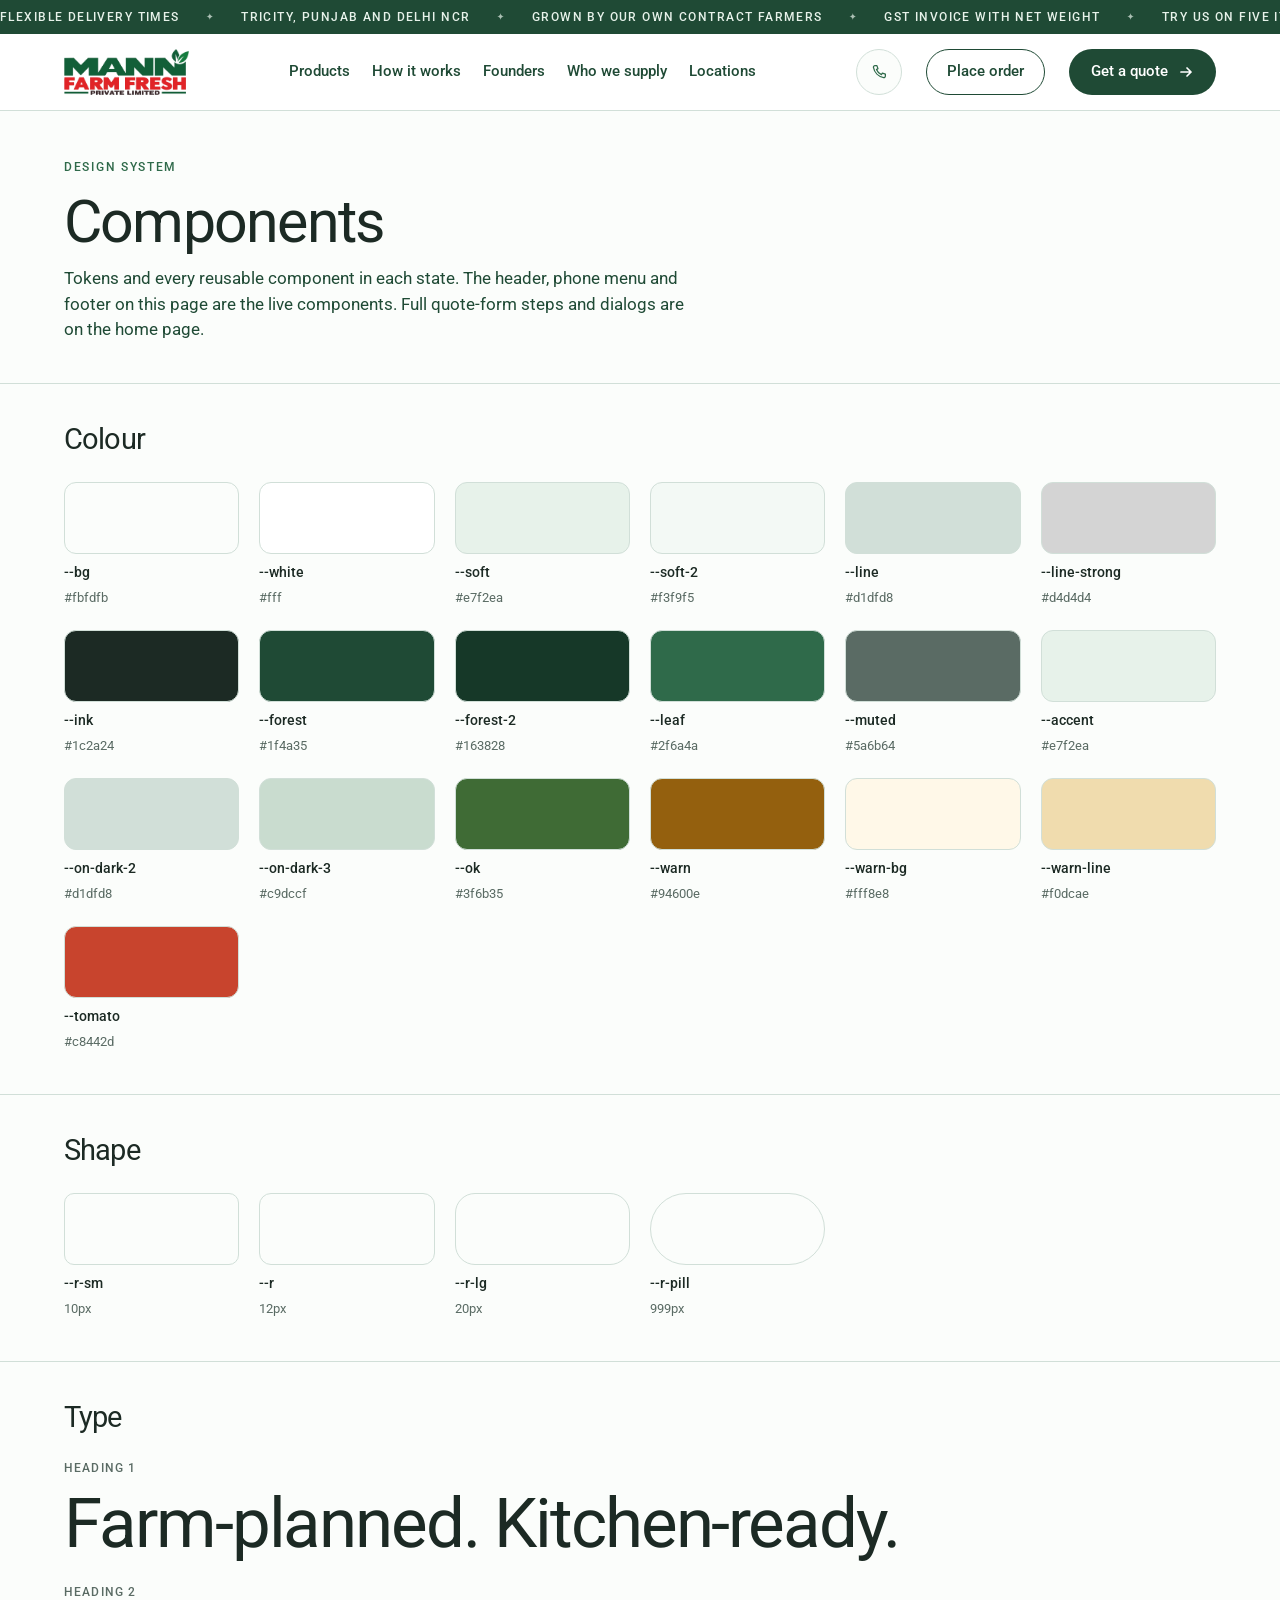
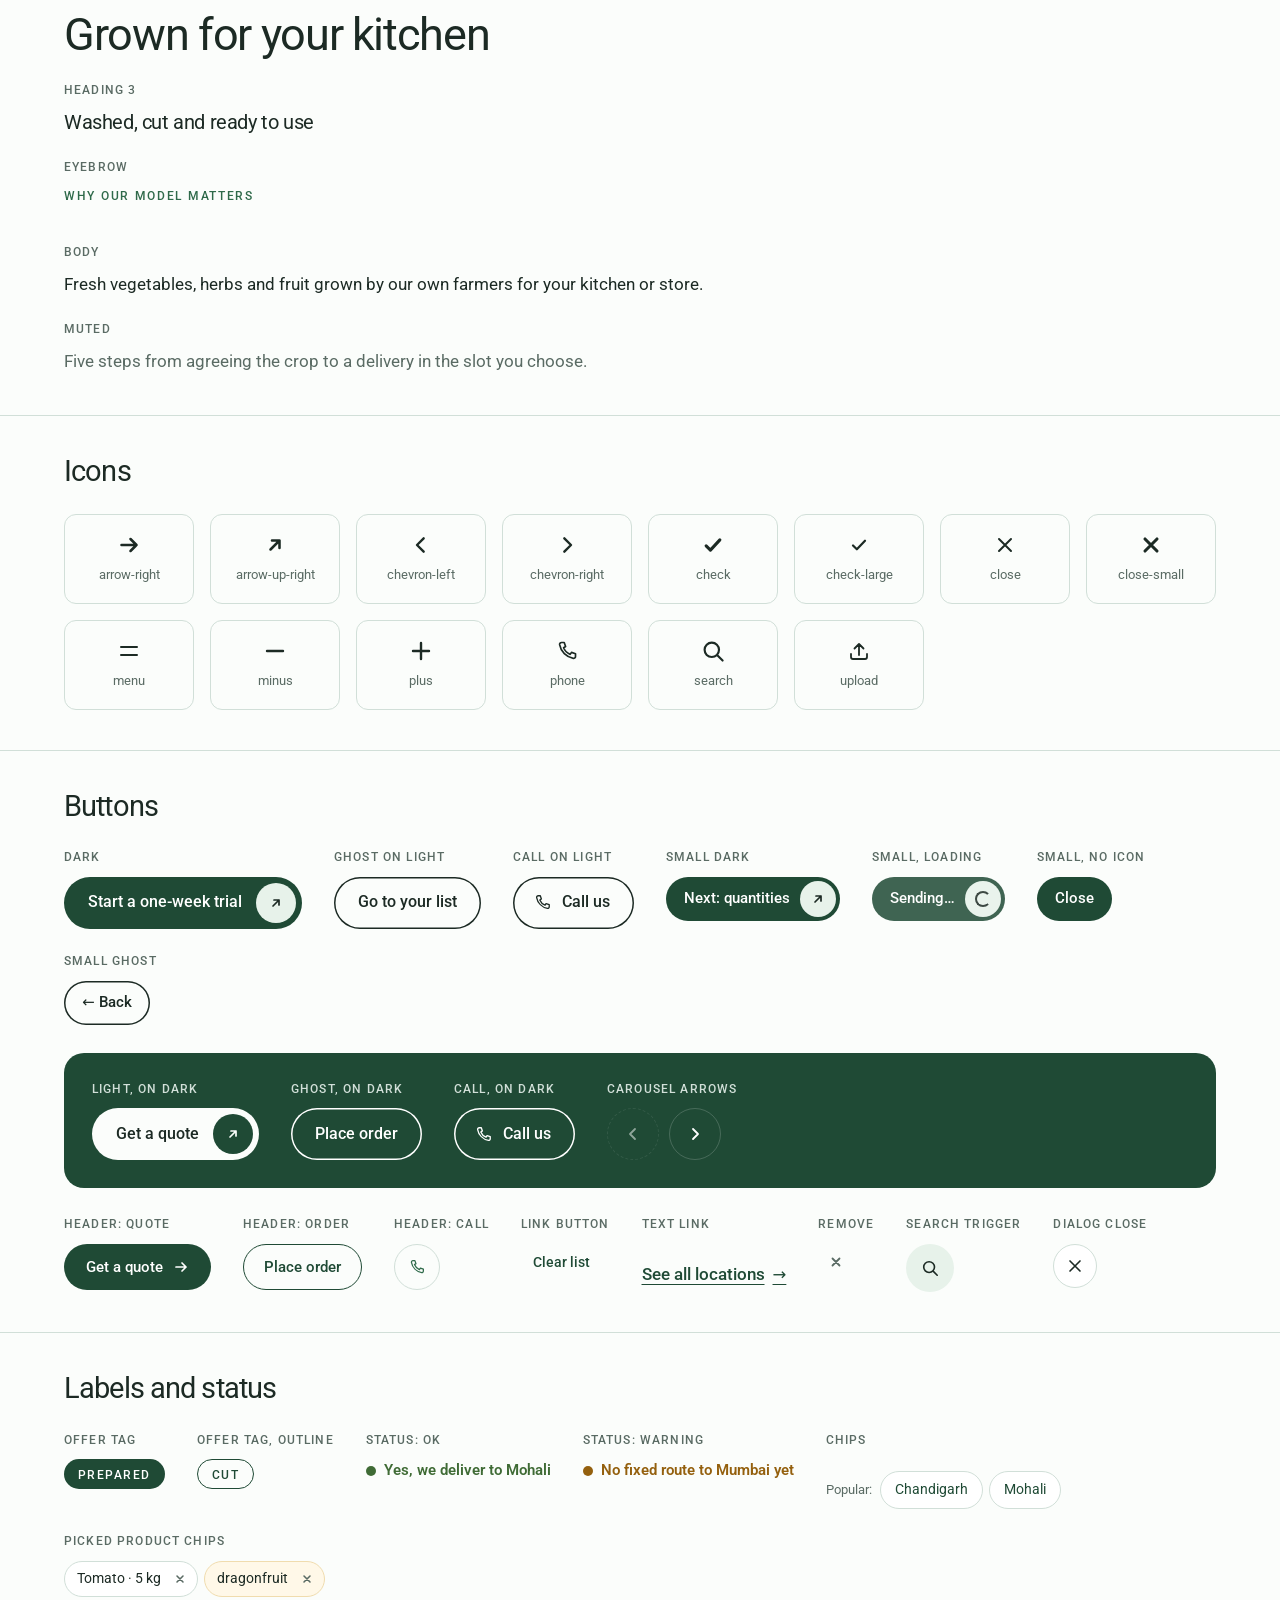
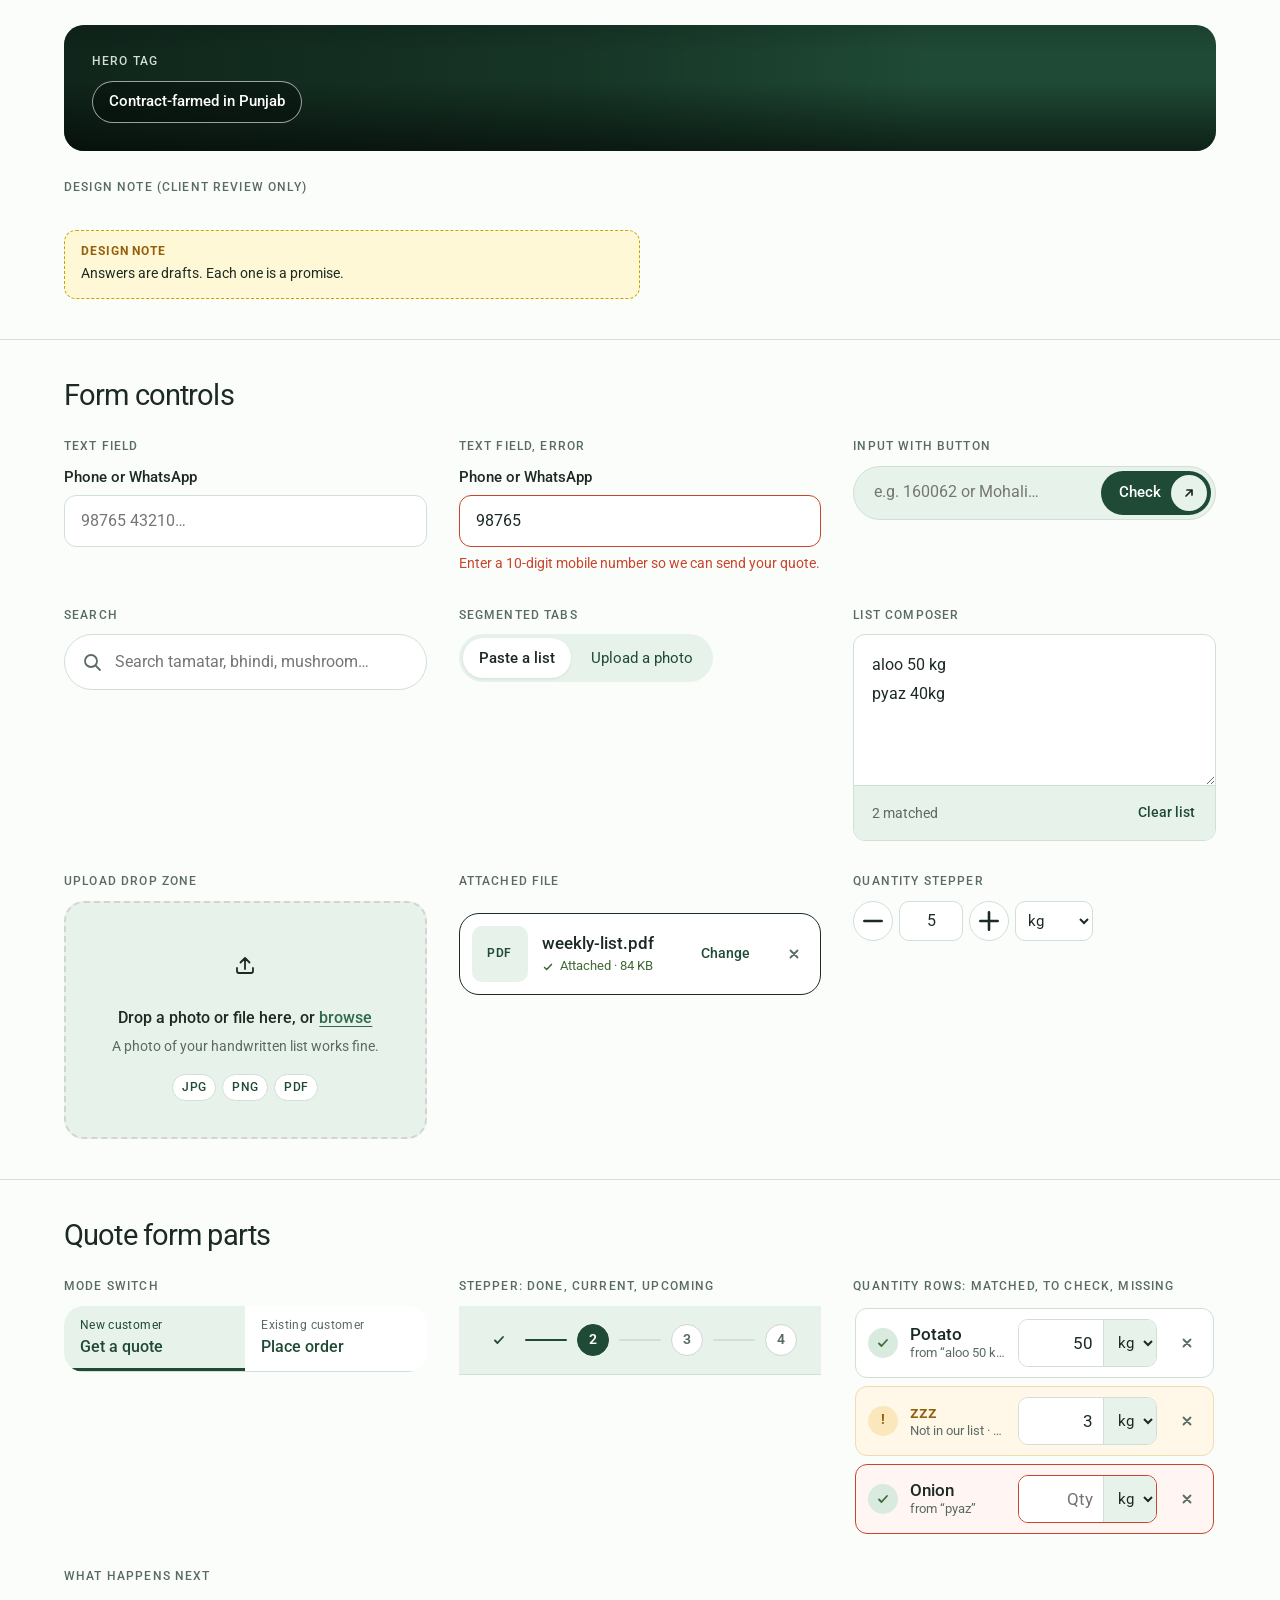
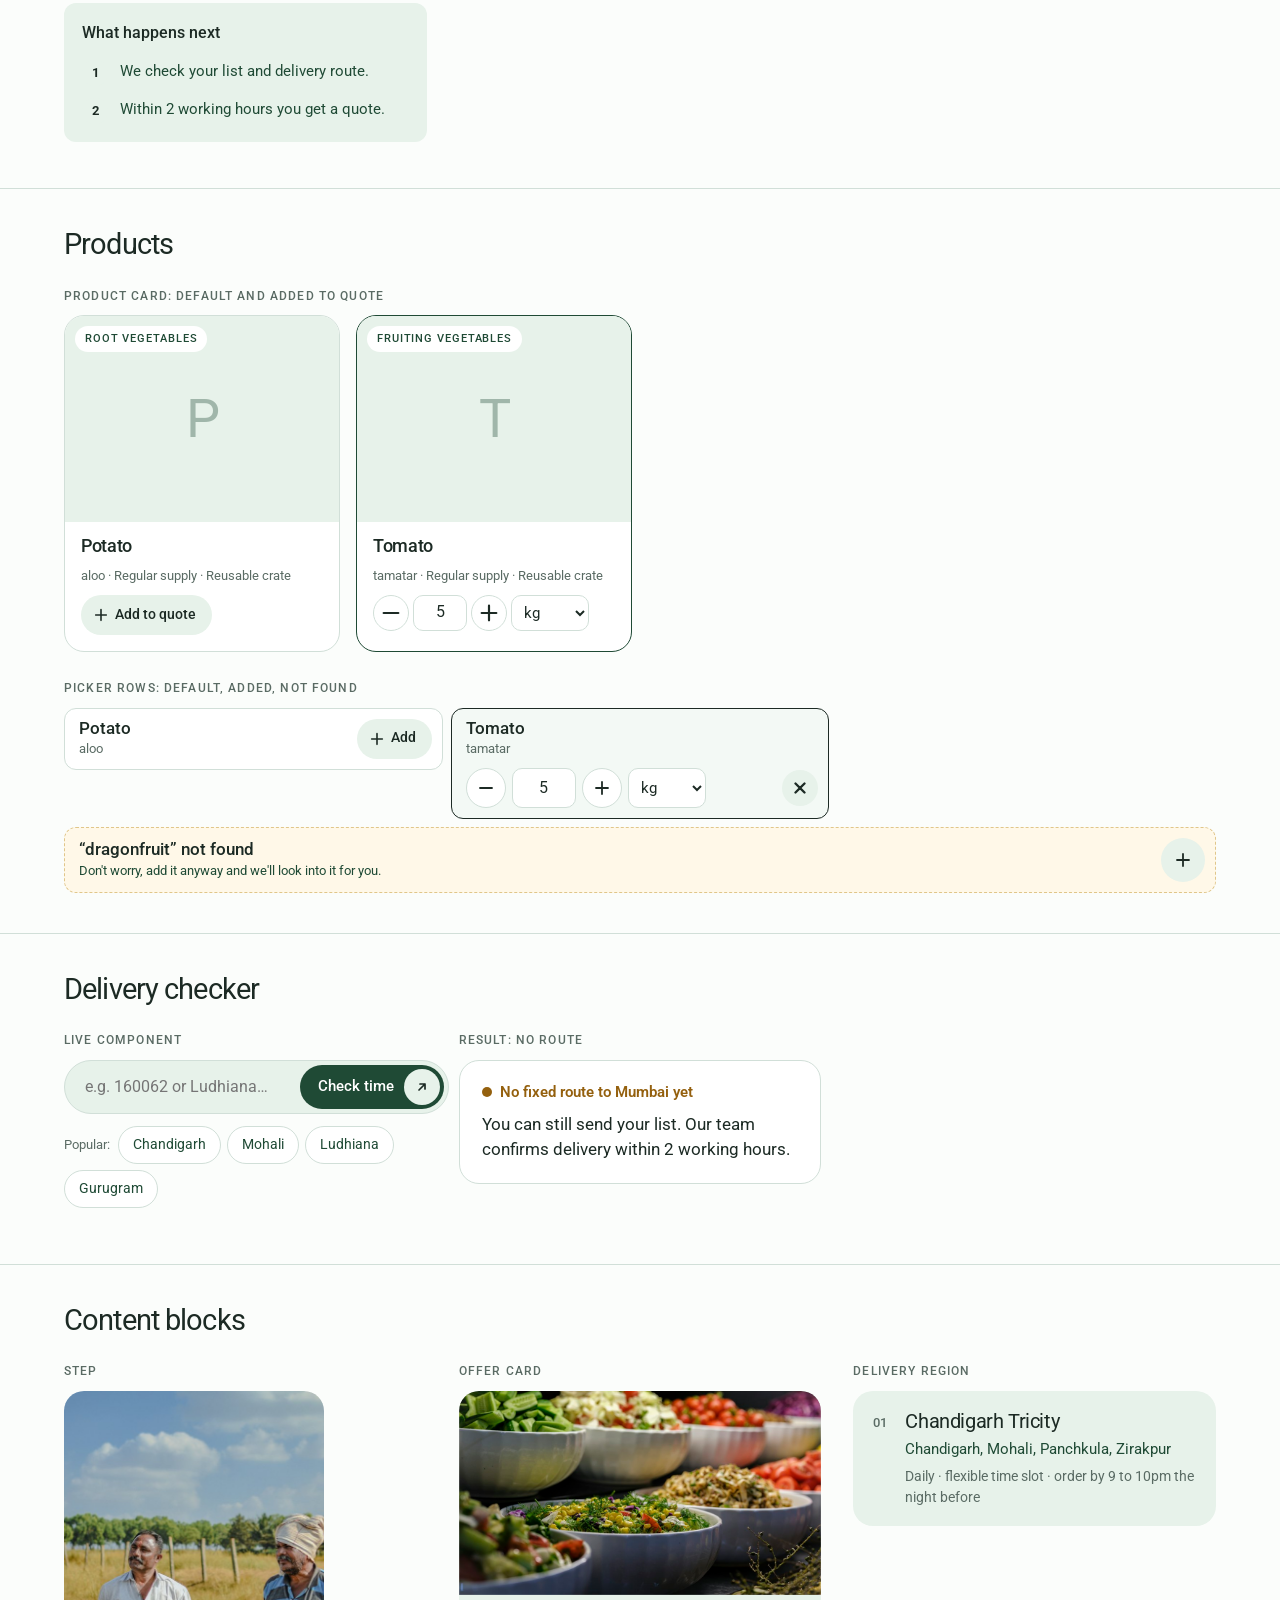
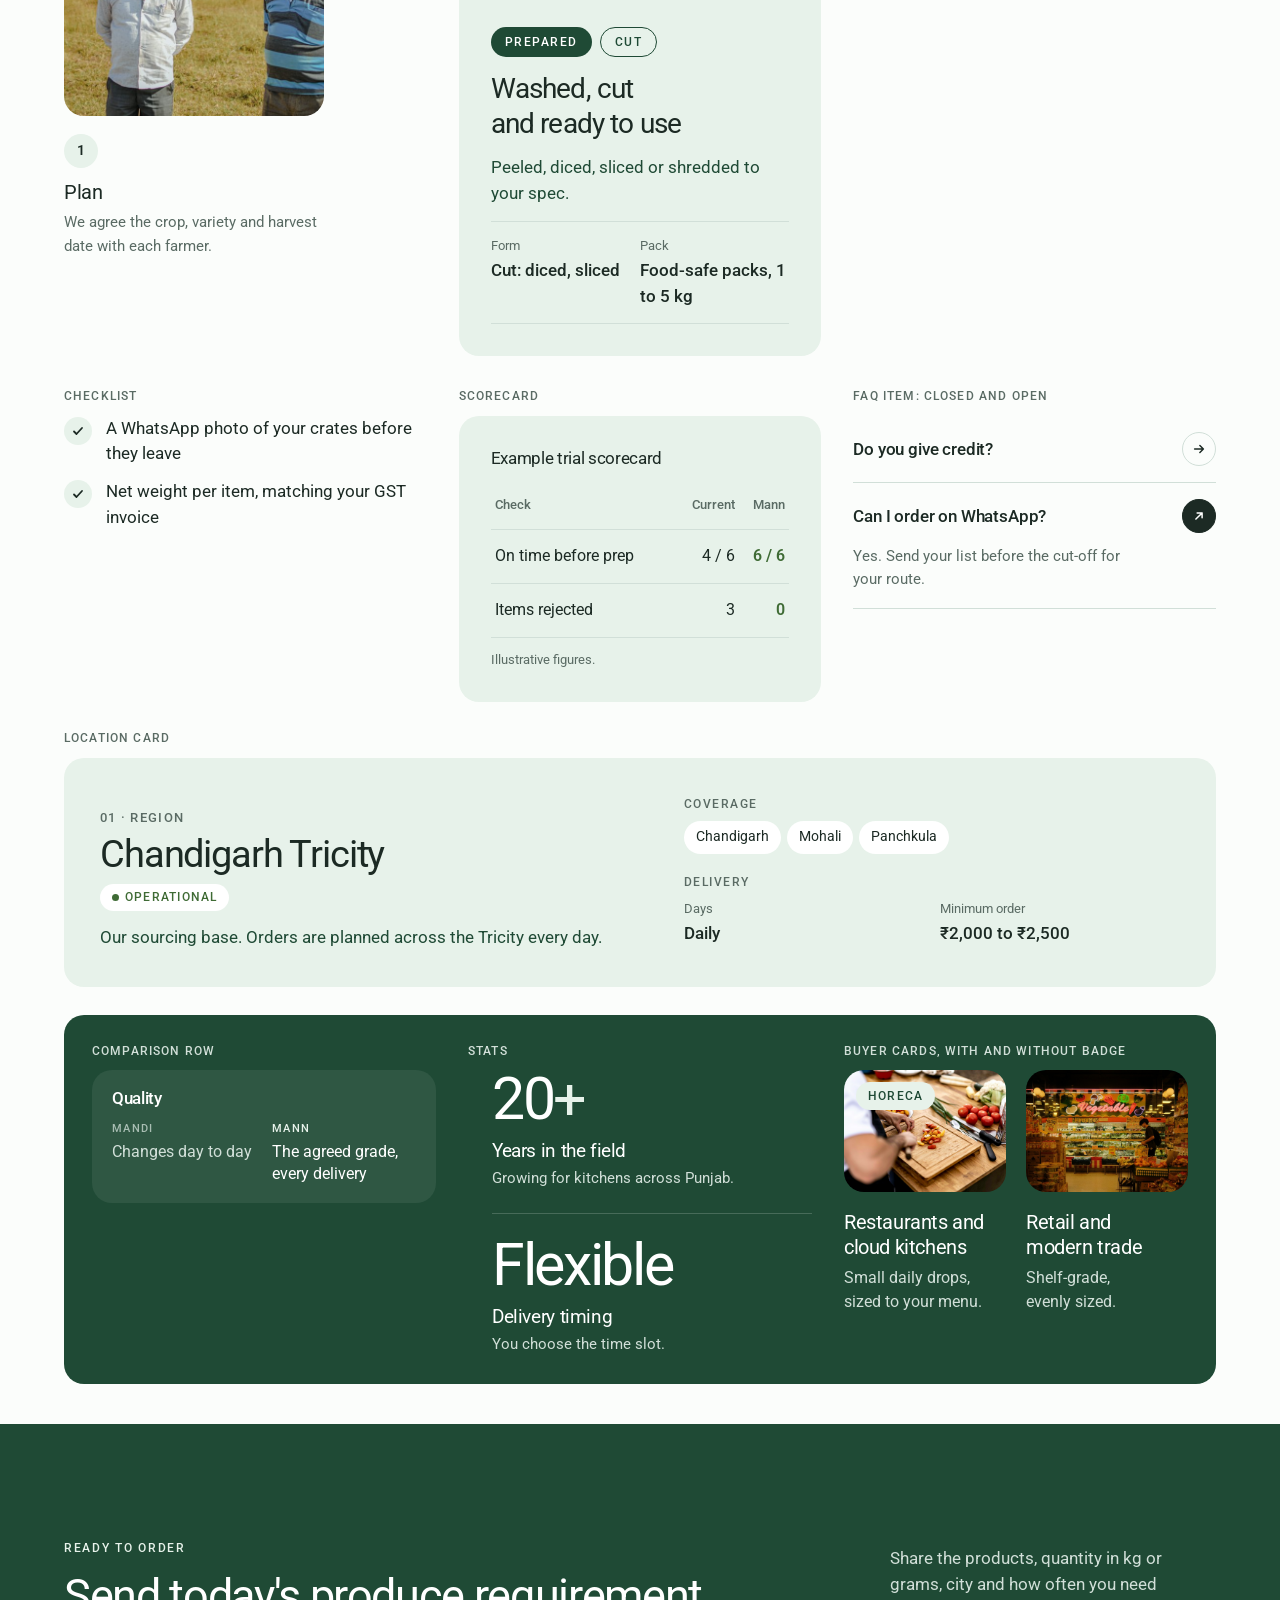
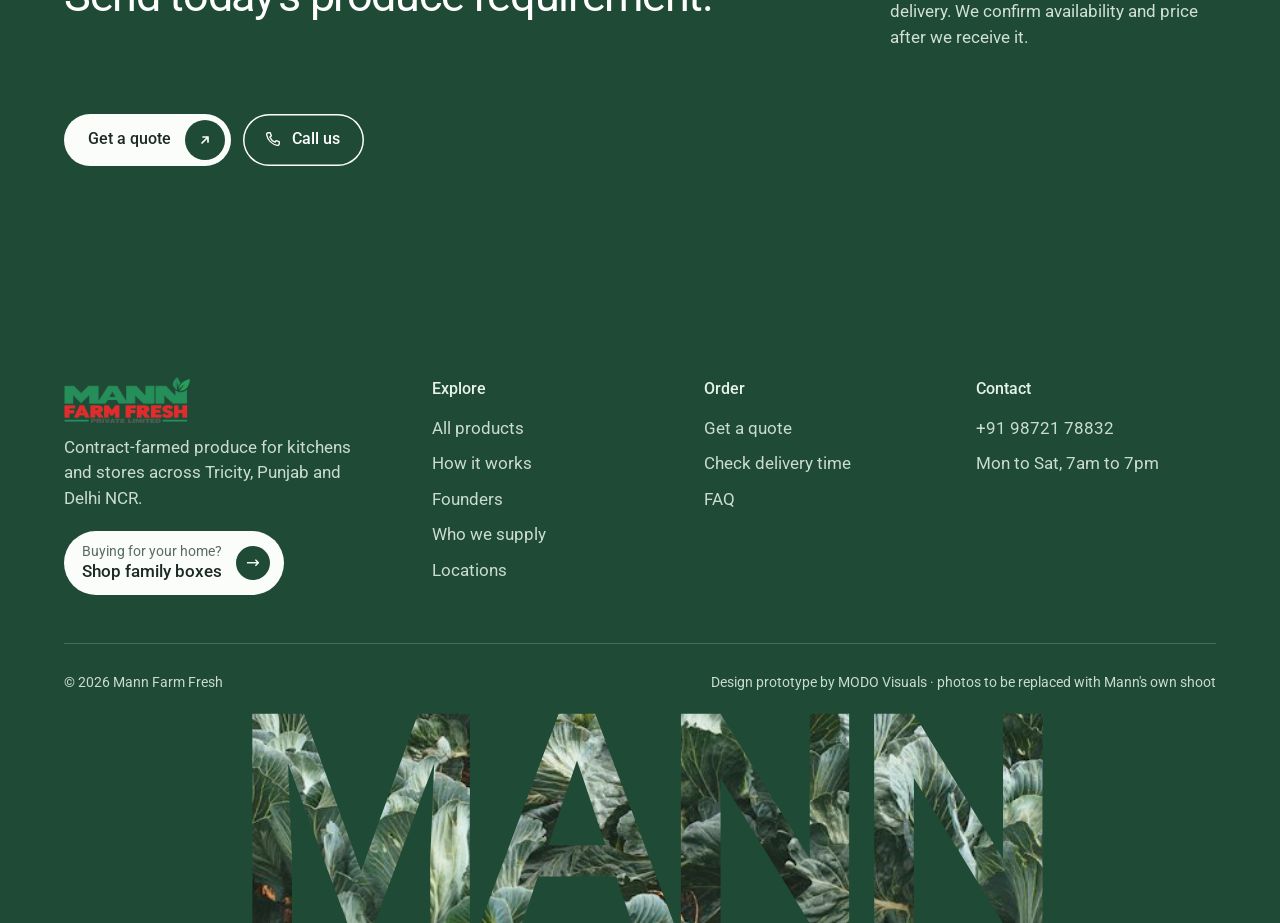
<file: components.html>
<!doctype html>
<html lang="en">
  <head>
    <meta charset="utf-8" />
    <meta name="viewport" content="width=device-width,initial-scale=1" />
    <title>Components · Mann Farm Fresh</title>
    <meta name="description" content="Design tokens and every reusable component of the Mann Farm Fresh site, in each state." />
    <meta name="robots" content="noindex" />
    <link rel="preconnect" href="https://fonts.googleapis.com" />
    <link rel="preconnect" href="https://fonts.gstatic.com" crossorigin />
    <link rel="stylesheet" href="https://fonts.googleapis.com/css2?family=Roboto:wght@400;500&display=swap" />
    <link rel="stylesheet" href="css/main.css" />
    <link rel="stylesheet" href="css/pages/styleguide.css" />
    <script src="js/core.js"></script>
    <script src="js/icons.js"></script>
    <script src="js/components/site-header.js"></script>
    <script src="js/components/site-menu.js"></script>
    <script src="js/components/site-footer.js"></script>
  </head>
  <!-- show-notes makes the design-note component visible on this page -->
  <body data-page="styleguide" class="show-notes">
    <a class="skip" href="#main">Skip to content</a>

    <site-header></site-header>
    <site-menu></site-menu>

    <main id="main" class="sg">
      <div class="wrap sg-top">
        <p class="eyebrow">Design system</p>
        <h1>Components</h1>
        <p class="lead">
          Tokens and every reusable component in each state. The header, phone menu and footer on this page are the
          live components. Full quote-form steps and dialogs are on the home page.
        </p>
      </div>

      <!-- Tokens: swatches are drawn by js/pages/styleguide.js from css/tokens.css -->
      <section>
        <div class="wrap">
          <h2>Colour</h2>
          <div class="sg-swatches" id="sgColors"></div>
        </div>
      </section>

      <section>
        <div class="wrap">
          <h2>Shape</h2>
          <div class="sg-swatches" id="sgRadii"></div>
        </div>
      </section>

      <section>
        <div class="wrap">
          <h2>Type</h2>
          <div class="sg-stack">
            <div class="sg-item"><span class="sg-label">Heading 1</span><h1>Farm-planned. Kitchen-ready.</h1></div>
            <div class="sg-item"><span class="sg-label">Heading 2</span><h2>Grown for your kitchen</h2></div>
            <div class="sg-item"><span class="sg-label">Heading 3</span><h3>Washed, cut and ready to use</h3></div>
            <div class="sg-item"><span class="sg-label">Eyebrow</span><p class="eyebrow">Why our model matters</p></div>
            <div class="sg-item">
              <span class="sg-label">Body</span>
              <p>Fresh vegetables, herbs and fruit grown by our own farmers for your kitchen or store.</p>
            </div>
            <div class="sg-item">
              <span class="sg-label">Muted</span>
              <p class="muted">Five steps from agreeing the crop to a delivery in the slot you choose.</p>
            </div>
          </div>
        </div>
      </section>

      <section>
        <div class="wrap">
          <h2>Icons</h2>
          <div class="sg-icons" id="sgIcons"></div>
        </div>
      </section>

      <section>
        <div class="wrap">
          <h2>Buttons</h2>
          <div class="sg-row">
            <div class="sg-item">
              <span class="sg-label">Dark</span>
              <a class="btn dark" href="#main">Start a one-week trial<i><mann-icon name="arrow-up-right"></mann-icon></i></a>
            </div>
            <div class="sg-item">
              <span class="sg-label">Ghost on light</span>
              <a class="btn ghost on-light" href="#main">Go to your list</a>
            </div>
            <div class="sg-item">
              <span class="sg-label">Call on light</span>
              <a class="btn ghost on-light call" href="#main"><mann-icon name="phone"></mann-icon>Call us</a>
            </div>
            <div class="sg-item">
              <span class="sg-label">Small dark</span>
              <button class="btn dark sm" type="button">Next: quantities<i><mann-icon name="arrow-up-right"></mann-icon></i></button>
            </div>
            <div class="sg-item">
              <span class="sg-label">Small, loading</span>
              <button class="btn dark sm loading" type="button">
                Sending…<i><mann-icon name="arrow-up-right"></mann-icon><span class="spinner" aria-hidden="true"></span></i>
              </button>
            </div>
            <div class="sg-item">
              <span class="sg-label">Small, no icon</span>
              <button class="btn dark sm no-icon" type="button">Close</button>
            </div>
            <div class="sg-item">
              <span class="sg-label">Small ghost</span>
              <button class="btn ghost on-light sm" type="button">← Back</button>
            </div>
          </div>
          <div class="dark sg-panel sg-row">
            <div class="sg-item">
              <span class="sg-label">Light, on dark</span>
              <a class="btn" href="#main">Get a quote<i><mann-icon name="arrow-up-right"></mann-icon></i></a>
            </div>
            <div class="sg-item">
              <span class="sg-label">Ghost, on dark</span>
              <a class="btn ghost" href="#main">Place order</a>
            </div>
            <div class="sg-item">
              <span class="sg-label">Call, on dark</span>
              <a class="btn ghost call" href="#main"><mann-icon name="phone"></mann-icon>Call us</a>
            </div>
            <div class="sg-item">
              <span class="sg-label">Carousel arrows</span>
              <div class="car-nav">
                <button class="car-btn" type="button" aria-label="Previous" disabled><mann-icon name="chevron-left"></mann-icon></button>
                <button class="car-btn" type="button" aria-label="Next"><mann-icon name="chevron-right"></mann-icon></button>
              </div>
            </div>
          </div>
          <div class="sg-row">
            <div class="sg-item">
              <span class="sg-label">Header: quote</span>
              <a class="nav-cta" href="#main">Get a quote<mann-icon name="arrow-right"></mann-icon></a>
            </div>
            <div class="sg-item"><span class="sg-label">Header: order</span><a class="nav-order" href="#main">Place order</a></div>
            <div class="sg-item">
              <span class="sg-label">Header: call</span>
              <a class="call-btn" href="#main"><mann-icon name="phone"></mann-icon><span>+91&nbsp;98721&nbsp;78832</span></a>
            </div>
            <div class="sg-item"><span class="sg-label">Link button</span><button type="button" class="link-btn">Clear list</button></div>
            <div class="sg-item">
              <span class="sg-label">Text link</span>
              <a class="text-link" href="#main">See all locations <span aria-hidden="true">→</span></a>
            </div>
            <div class="sg-item">
              <span class="sg-label">Remove</span>
              <button type="button" class="rm" aria-label="Remove"><mann-icon name="close-small"></mann-icon></button>
            </div>
            <div class="sg-item">
              <span class="sg-label">Search trigger</span>
              <button type="button" class="search-btn" aria-label="Search our products"><mann-icon name="search"></mann-icon></button>
            </div>
            <div class="sg-item">
              <span class="sg-label">Dialog close</span>
              <button type="button" class="pk-close" aria-label="Close"><mann-icon name="close" size="20"></mann-icon></button>
            </div>
          </div>
        </div>
      </section>

      <section>
        <div class="wrap">
          <h2>Labels and status</h2>
          <div class="sg-row">
            <div class="sg-item"><span class="sg-label">Offer tag</span><span class="ot">Prepared</span></div>
            <div class="sg-item"><span class="sg-label">Offer tag, outline</span><span class="ot-line">Cut</span></div>
            <div class="sg-item"><span class="sg-label">Status: ok</span><p class="status ok">Yes, we deliver to Mohali</p></div>
            <div class="sg-item"><span class="sg-label">Status: warning</span><p class="status warn">No fixed route to Mumbai yet</p></div>
            <div class="sg-item">
              <span class="sg-label">Chips</span>
              <div class="chips">
                <span class="chips-label">Popular:</span>
                <button class="chip" type="button">Chandigarh</button>
                <button class="chip" type="button">Mohali</button>
              </div>
            </div>
            <div class="sg-item">
              <span class="sg-label">Picked product chips</span>
              <div class="picked-chips">
                <span class="pchip">Tomato · 5 kg<button type="button" aria-label="Remove Tomato"><mann-icon name="close-small"></mann-icon></button></span>
                <span class="pchip bad">dragonfruit<button type="button" aria-label="Remove dragonfruit"><mann-icon name="close-small"></mann-icon></button></span>
              </div>
            </div>
          </div>
          <div class="hero sg-panel sg-row">
            <div class="sg-item"><span class="sg-label">Hero tag</span><span class="tag">Contract-farmed in Punjab</span></div>
          </div>
          <div class="sg-item">
            <span class="sg-label">Design note (client review only)</span>
            <div class="note"><b>Design note</b>Answers are drafts. Each one is a promise.</div>
          </div>
        </div>
      </section>

      <section>
        <div class="wrap">
          <h2>Form controls</h2>
          <div class="sg-grid">
            <div class="sg-item">
              <span class="sg-label">Text field</span>
              <label class="field"><span>Phone or WhatsApp</span><input type="tel" placeholder="98765 43210…" /></label>
            </div>
            <div class="sg-item">
              <span class="sg-label">Text field, error</span>
              <label class="field">
                <span>Phone or WhatsApp</span>
                <input type="tel" value="98765" aria-invalid="true" />
                <small class="err">Enter a 10-digit mobile number so we can send your quote.</small>
              </label>
            </div>
            <div class="sg-item">
              <span class="sg-label">Input with button</span>
              <form class="fit-form">
                <input placeholder="e.g. 160062 or Mohali…" aria-label="Pincode or city" />
                <button class="btn dark sm" type="button">Check<i><mann-icon name="arrow-up-right"></mann-icon></i></button>
              </form>
            </div>
            <div class="sg-item">
              <span class="sg-label">Search</span>
              <div class="search">
                <mann-icon name="search"></mann-icon>
                <input type="search" placeholder="Search tamatar, bhindi, mushroom…" aria-label="Search products" />
              </div>
            </div>
            <div class="sg-item">
              <span class="sg-label">Segmented tabs</span>
              <div class="tabs sg-inline" role="tablist">
                <button type="button" role="tab" aria-selected="true">Paste a list</button>
                <button type="button" role="tab" aria-selected="false">Upload a photo</button>
              </div>
            </div>
            <div class="sg-item">
              <span class="sg-label">List composer</span>
              <div class="composer">
                <textarea aria-label="Paste your list">aloo 50 kg&#10;pyaz 40kg</textarea>
                <div class="composer-bar"><span>2 matched</span><button type="button" class="link-btn">Clear list</button></div>
              </div>
            </div>
            <div class="sg-item">
              <span class="sg-label">Upload drop zone</span>
              <label class="drop">
                <span class="drop-icon" aria-hidden="true"><mann-icon name="upload"></mann-icon></span>
                <span class="drop-title">Drop a photo or file here, or <u>browse</u></span>
                <span class="drop-sub">A photo of your handwritten list works fine.</span>
                <span class="drop-types" aria-hidden="true"><span>JPG</span><span>PNG</span><span>PDF</span></span>
              </label>
            </div>
            <div class="sg-item">
              <span class="sg-label">Attached file</span>
              <div class="file-card">
                <span class="fc-thumb" aria-hidden="true">PDF</span>
                <span class="fc-info"><b>weekly-list.pdf</b><small><mann-icon name="check"></mann-icon><span>Attached · 84 KB</span></small></span>
                <button type="button" class="link-btn">Change</button>
                <button type="button" class="rm" aria-label="Remove file"><mann-icon name="close-small"></mann-icon></button>
              </div>
            </div>
            <div class="sg-item">
              <span class="sg-label">Quantity stepper</span>
              <div id="sgStepper"></div>
            </div>
          </div>
        </div>
      </section>

      <section>
        <div class="wrap">
          <h2>Quote form parts</h2>
          <div class="sg-grid">
            <div class="sg-item">
              <span class="sg-label">Mode switch</span>
              <div class="card">
                <div class="mode" role="tablist">
                  <button type="button" role="tab" aria-selected="true"><small>New customer</small><b>Get a quote</b></button>
                  <button type="button" role="tab" aria-selected="false"><small>Existing customer</small><b>Place order</b></button>
                </div>
              </div>
            </div>
            <div class="sg-item">
              <span class="sg-label">Stepper: done, current, upcoming</span>
              <ol class="stepper">
                <li class="done"><span class="dot"><mann-icon name="check"></mann-icon></span></li>
                <li aria-current="step"><span class="dot">2</span></li>
                <li><span class="dot">3</span></li>
                <li><span class="dot">4</span></li>
              </ol>
            </div>
            <div class="sg-item">
              <span class="sg-label">Quantity rows: matched, to check, missing</span>
              <div class="parsed qty-list">
                <div class="prow ok">
                  <span class="pi" aria-hidden="true"><mann-icon name="check"></mann-icon></span>
                  <div class="nm">Potato<small>from “aloo 50 kg”</small></div>
                  <div class="qty"><input value="50" aria-label="Quantity of Potato" /><select aria-label="Unit for Potato"><option>kg</option></select></div>
                  <button type="button" class="rm" aria-label="Remove Potato"><mann-icon name="close-small"></mann-icon></button>
                </div>
                <div class="prow bad">
                  <span class="pi" aria-hidden="true">!</span>
                  <div class="nm">zzz<small>Not in our list · our team will check</small></div>
                  <div class="qty"><input value="3" aria-label="Quantity of zzz" /><select aria-label="Unit for zzz"><option>kg</option></select></div>
                  <button type="button" class="rm" aria-label="Remove zzz"><mann-icon name="close-small"></mann-icon></button>
                </div>
                <div class="prow ok missing">
                  <span class="pi" aria-hidden="true"><mann-icon name="check"></mann-icon></span>
                  <div class="nm">Onion<small>from “pyaz”</small></div>
                  <div class="qty"><input placeholder="Qty" aria-invalid="true" aria-label="Quantity of Onion" /><select aria-label="Unit for Onion"><option>kg</option></select></div>
                  <button type="button" class="rm" aria-label="Remove Onion"><mann-icon name="close-small"></mann-icon></button>
                </div>
              </div>
            </div>
            <div class="sg-item">
              <span class="sg-label">What happens next</span>
              <div class="done-next">
                <h4>What happens next</h4>
                <ol class="next-steps">
                  <li><b>1</b>We check your list and delivery route.</li>
                  <li><b>2</b>Within 2 working hours you get a quote.</li>
                </ol>
              </div>
            </div>
          </div>
        </div>
      </section>

      <section>
        <div class="wrap">
          <h2>Products</h2>
          <div class="sg-item">
            <span class="sg-label">Product card: default and added to quote</span>
            <div class="pgrid" id="sgCards"></div>
          </div>
          <div class="sg-item">
            <span class="sg-label">Picker rows: default, added, not found</span>
            <div class="pk-body sg-plain"><div class="cat-grid" id="sgPickerRows"></div></div>
          </div>
        </div>
      </section>

      <section>
        <div class="wrap">
          <h2>Delivery checker</h2>
          <div class="sg-grid">
            <div class="sg-item"><span class="sg-label">Live component</span><delivery-checker></delivery-checker></div>
            <div class="sg-item">
              <span class="sg-label">Result: no route</span>
              <div class="ck-res ck-no">
                <p class="status warn">No fixed route to Mumbai yet</p>
                <p>You can still send your list. Our team confirms delivery within 2 working hours.</p>
              </div>
            </div>
          </div>
        </div>
      </section>

      <section>
        <div class="wrap">
          <h2>Content blocks</h2>
          <div class="sg-grid">
            <div class="sg-item">
              <span class="sg-label">Step</span>
              <ol class="steps sg-one">
                <li class="step">
                  <img src="img/s1.jpg" alt="" width="600" height="750" loading="lazy" /><span class="n">1</span>
                  <h3>Plan</h3>
                  <p>We agree the crop, variety and harvest date with each farmer.</p>
                </li>
              </ol>
            </div>
            <div class="sg-item">
              <span class="sg-label">Offer card</span>
              <article class="offer-card">
                <span class="px"><img src="img/hotel.jpg" alt="" width="900" height="600" loading="lazy" /></span>
                <div class="offer-body">
                  <div class="offer-tags"><span class="ot">Prepared</span><span class="ot-line">Cut</span></div>
                  <h3>Washed, cut and ready to use</h3>
                  <p>Peeled, diced, sliced or shredded to your spec.</p>
                  <dl class="specs">
                    <div><dt>Form</dt><dd>Cut: diced, sliced</dd></div>
                    <div><dt>Pack</dt><dd>Food-safe packs, 1 to 5 kg</dd></div>
                  </dl>
                </div>
              </article>
            </div>
            <div class="sg-item">
              <span class="sg-label">Delivery region</span>
              <ol class="markets">
                <li class="market">
                  <span class="num">01</span>
                  <h3>Chandigarh Tricity</h3>
                  <p>Chandigarh, Mohali, Panchkula, Zirakpur</p>
                  <small>Daily · flexible time slot · order by 9 to 10pm the night before</small>
                </li>
              </ol>
            </div>
            <div class="sg-item">
              <span class="sg-label">Checklist</span>
              <ul class="checks sg-flat">
                <li><i><mann-icon name="check"></mann-icon></i>A WhatsApp photo of your crates before they leave</li>
                <li><i><mann-icon name="check"></mann-icon></i>Net weight per item, matching your GST invoice</li>
              </ul>
            </div>
            <div class="sg-item">
              <span class="sg-label">Scorecard</span>
              <div class="score">
                <h3>Example trial scorecard</h3>
                <table>
                  <thead>
                    <tr><th scope="col">Check</th><th scope="col">Current</th><th scope="col">Mann</th></tr>
                  </thead>
                  <tbody>
                    <tr><td>On time before prep</td><td>4 / 6</td><td class="win">6 / 6</td></tr>
                    <tr><td>Items rejected</td><td>3</td><td class="win">0</td></tr>
                  </tbody>
                </table>
                <p class="fine">Illustrative figures.</p>
              </div>
            </div>
            <div class="sg-item">
              <span class="sg-label">FAQ item: closed and open</span>
              <div>
                <details>
                  <summary>Do you give credit?<i><mann-icon name="arrow-right"></mann-icon></i></summary>
                  <p>Regular accounts can move to weekly or monthly billing after the first month.</p>
                </details>
                <details open>
                  <summary>Can I order on WhatsApp?<i><mann-icon name="arrow-right"></mann-icon></i></summary>
                  <p>Yes. Send your list before the cut-off for your route.</p>
                </details>
              </div>
            </div>
          </div>
          <div class="sg-item">
            <span class="sg-label">Location card</span>
            <article class="loc">
              <div>
                <p class="num">01 · Region</p>
                <h2>Chandigarh Tricity</h2>
                <span class="status-pill">Operational</span>
                <p>Our sourcing base. Orders are planned across the Tricity every day.</p>
              </div>
              <div>
                <h4>Coverage</h4>
                <ul><li>Chandigarh</li><li>Mohali</li><li>Panchkula</li></ul>
                <h4>Delivery</h4>
                <dl>
                  <div><dt>Days</dt><dd>Daily</dd></div>
                  <div><dt>Minimum order</dt><dd>₹2,000 to ₹2,500</dd></div>
                </dl>
              </div>
            </article>
          </div>
          <div class="dark sg-panel sg-grid">
            <div class="sg-item">
              <span class="sg-label">Comparison row</span>
              <div class="compare">
                <div class="cmp-row">
                  <h3>Quality</h3>
                  <div class="cmp-pair">
                    <p class="bad"><small>Mandi</small>Changes day to day</p>
                    <p class="good"><small>Mann</small>The agreed grade, every delivery</p>
                  </div>
                </div>
              </div>
            </div>
            <div class="sg-item">
              <span class="sg-label">Stats</span>
              <div class="stats">
                <div class="stat"><b>20<em>+</em></b><h3>Years in the field</h3><p>Growing for kitchens across Punjab.</p></div>
                <div class="stat"><b>Flexible</b><h3>Delivery timing</h3><p>You choose the time slot.</p></div>
              </div>
            </div>
            <div class="sg-item">
              <span class="sg-label">Buyer cards, with and without badge</span>
              <ul class="buyers sg-two">
                <li class="buyer">
                  <span class="badge">HoReCa</span>
                  <img src="img/restaurant.jpg" alt="" width="900" height="600" loading="lazy" />
                  <h3>Restaurants and cloud kitchens</h3>
                  <p>Small daily drops, sized to your menu.</p>
                </li>
                <li class="buyer">
                  <img src="img/retail.jpg" alt="" width="900" height="600" loading="lazy" />
                  <h3>Retail and modern trade</h3>
                  <p>Shelf-grade, evenly sized.</p>
                </li>
              </ul>
            </div>
          </div>
        </div>
      </section>

      <order-band></order-band>
    </main>

    <site-footer></site-footer>

    <script src="js/data.js"></script>
    <script src="js/components/photo-loader.js"></script>
    <script src="js/components/order-band.js"></script>
    <script src="js/components/delivery-checker.js"></script>
    <script src="js/components/qty-stepper.js"></script>
    <script src="js/components/product-card.js"></script>
    <script src="js/pages/styleguide.js"></script>
  </body>
</html>
</file>
<file: css/main.css>
/* Entry point: every page links this one file. Order matters, later files override earlier ones. */
@import "tokens.css";
@import "base.css";
@import "layout.css";

@import "components/button.css";
@import "components/form.css";
@import "components/status.css";
@import "components/checklist.css";
@import "components/specs.css";
@import "components/search.css";
@import "components/photo.css";
@import "components/dialog.css";
@import "components/qty-stepper.css";
@import "components/category-nav.css";
@import "components/product-card.css";
@import "components/delivery-checker.css";
@import "components/ticker.css";
@import "components/header.css";
@import "components/mobile-menu.css";
@import "components/footer.css";
@import "components/page-header.css";
@import "components/basket-button.css";
@import "components/design-note.css";

@import "sections/hero.css";
@import "sections/why.css";
@import "sections/how.css";
@import "sections/offer.css";
@import "sections/buyers.css";
@import "sections/trial.css";
@import "sections/where.css";
@import "sections/faq.css";

@import "quote/wizard.css";
@import "quote/list-step.css";
@import "quote/quantities-step.css";
@import "quote/delivery-step.css";
@import "quote/done-step.css";
@import "quote/sent-dialog.css";
@import "quote/product-picker.css";

@import "pages/catalogue.css";
@import "pages/product.css";
@import "pages/locations.css";
@import "pages/founders.css";
</file>
<file: css/pages/styleguide.css>
/* Component gallery (components.html): page layout only. Components keep their own styles. */

.sg-top {
  padding-top: calc(var(--head-h) + 48px);
  padding-bottom: 40px;
}

.sg-top h1 {
  font-size: clamp(2.4rem, 4.6vw, 4.4rem);
}

.sg-top .lead {
  margin-top: 14px;
  max-width: 62ch;
  color: var(--forest);
}

.sg > section {
  padding-block: 40px;
  border-top: 1px solid var(--line);
}

.sg > section > .wrap {
  display: grid;
  gap: 28px;
}

.sg > section > .wrap > h2 {
  font-size: 1.8rem;
}

/* one example: a small label above the component */
.sg-item {
  display: grid;
  gap: 10px;
  align-content: start;
  justify-items: start;
  min-width: 0;
}

.sg-grid > .sg-item,
.sg-stack > .sg-item,
.sg > section > .wrap > .sg-item {
  justify-items: stretch;
}

.sg-label {
  font-size: 0.72rem;
  font-weight: 500;
  letter-spacing: 0.1em;
  text-transform: uppercase;
  color: var(--muted);
}

.sg-row {
  display: flex;
  flex-wrap: wrap;
  gap: 24px 32px;
  align-items: flex-start;
}

.sg-grid {
  display: grid;
  grid-template-columns: repeat(auto-fill, minmax(min(100%, 340px), 1fr));
  gap: 32px;
  align-items: start;
}

.sg-stack {
  display: grid;
  gap: 24px;
}

/* dark or photo backdrop for components that are designed to sit on one */
.sg-panel {
  padding: 28px;
  border-radius: var(--r-lg);
  margin: 0;
  min-height: 0;
}

.sg-panel .sg-label {
  color: var(--on-dark-2);
}

/* tokens */
.sg-swatches {
  display: grid;
  grid-template-columns: repeat(auto-fill, minmax(150px, 1fr));
  gap: 20px;
}

.sg-swatch {
  margin: 0;
  display: grid;
  gap: 8px;
}

.sg-swatch span {
  height: 72px;
  border: 1px solid var(--line);
  border-radius: var(--r);
}

.sg-swatch b {
  display: block;
  font-size: 0.9rem;
  font-weight: 500;
}

.sg-swatch small {
  color: var(--muted);
  font-size: 0.8rem;
}

.sg-icons {
  display: grid;
  grid-template-columns: repeat(auto-fill, minmax(120px, 1fr));
  gap: 16px;
}

.sg-icon {
  display: grid;
  gap: 8px;
  justify-items: center;
  padding: 18px 8px;
  border: 1px solid var(--line);
  border-radius: var(--r);
  font-size: 0.8rem;
  color: var(--muted);
}

.sg-icon svg {
  width: 24px;
  height: 24px;
  color: var(--ink);
}

/* undo layout that only makes sense inside the real page */
.sg-inline {
  display: inline-flex;
  justify-self: start;
}

.sg-flat {
  margin: 0;
}

.sg-plain {
  padding: 0;
  overflow: visible;
}

.sg-one {
  grid-template-columns: minmax(0, 260px);
}

.sg-two .buyer {
  flex-basis: calc((100% - 20px) / 2);
}
</file>
